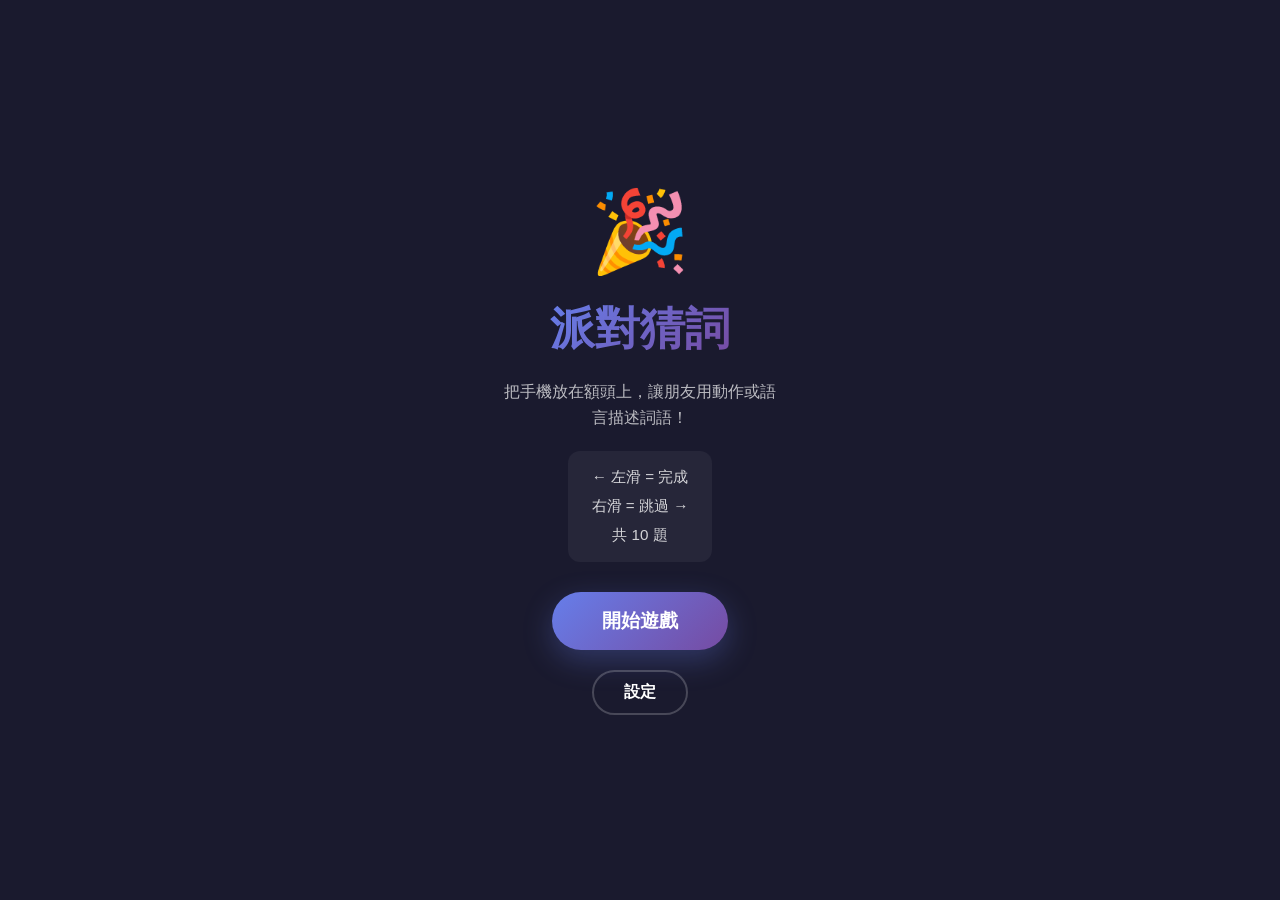
<file: index.html>
<!DOCTYPE html>
<html lang="zh-TW">
<head>
    <meta charset="UTF-8">
    <meta name="viewport" content="width=device-width, initial-scale=1.0">
    <title>派對猜詞遊戲</title>
    <link rel="stylesheet" href="style.css">
</head>
<body>
    <div id="app">
        <div id="cover-screen">
            <div class="cover-icon">🎉</div>
            <h1 class="cover-title">派對猜詞</h1>
            <p class="cover-desc">把手機放在額頭上，讓朋友用動作或語言描述詞語！</p>
            <div class="cover-rules">
                <div class="rule">← 左滑 = 完成</div>
                <div class="rule">右滑 = 跳過 →</div>
                <div class="rule">共 10 題</div>
            </div>
            <button id="start-btn">開始遊戲</button>
            <button id="settings-btn">設定</button>
        </div>

        <div id="settings-screen" class="hidden">
            <h2 class="settings-title">遊戲設定</h2>

            <div class="setting-group">
                <label class="setting-label">結束模式</label>
                <div class="toggle-group">
                    <button class="toggle-btn active" data-mode="rounds">題數限制</button>
                    <button class="toggle-btn" data-mode="time">時間限制</button>
                </div>
            </div>

            <div class="setting-group" id="rounds-setting">
                <label class="setting-label">題數</label>
                <div class="stepper">
                    <button class="stepper-btn" id="rounds-minus">-</button>
                    <span id="rounds-value">10</span>
                    <button class="stepper-btn" id="rounds-plus">+</button>
                </div>
            </div>

            <div class="setting-group hidden" id="time-setting">
                <label class="setting-label">時間（秒）</label>
                <div class="stepper">
                    <button class="stepper-btn" id="time-minus">-</button>
                    <span id="time-value">60</span>
                    <button class="stepper-btn" id="time-plus">+</button>
                </div>
            </div>

            <div class="setting-group">
                <label class="setting-label">詞語類別</label>
                <div class="category-grid">
                    <button class="category-btn active" data-category="action">動作</button>
                    <button class="category-btn active" data-category="animal">動物</button>
                    <button class="category-btn active" data-category="food">食物</button>
                    <button class="category-btn active" data-category="object">物品</button>
                    <button class="category-btn active" data-category="place">地點</button>
                    <button class="category-btn active" data-category="person">人物</button>
                </div>
            </div>

            <button id="settings-back-btn">確認</button>
        </div>

        <div id="game-screen" class="hidden">
            <div class="progress">
                <span id="progress-text">第 <span id="current-round">1</span> / <span id="total-display">10</span> 題</span>
                <span id="timer-display" class="hidden"></span>
            </div>
            <div id="card-container">
                <div id="card">
                    <div class="card-content">
                        <span id="word"></span>
                    </div>
                    <div class="card-hint">
                        <span class="hint-left">← 完成</span>
                        <span class="hint-right">跳過 →</span>
                    </div>
                </div>
            </div>
            <div class="instructions">左滑完成 / 右滑跳過</div>
        </div>

        <div id="result-screen" class="hidden">
            <h1>遊戲結束!</h1>
            <div id="result-list"></div>
            <button id="restart-btn">再玩一次</button>
        </div>
    </div>
    <script src="app.js"></script>
</body>
</html>
</file>
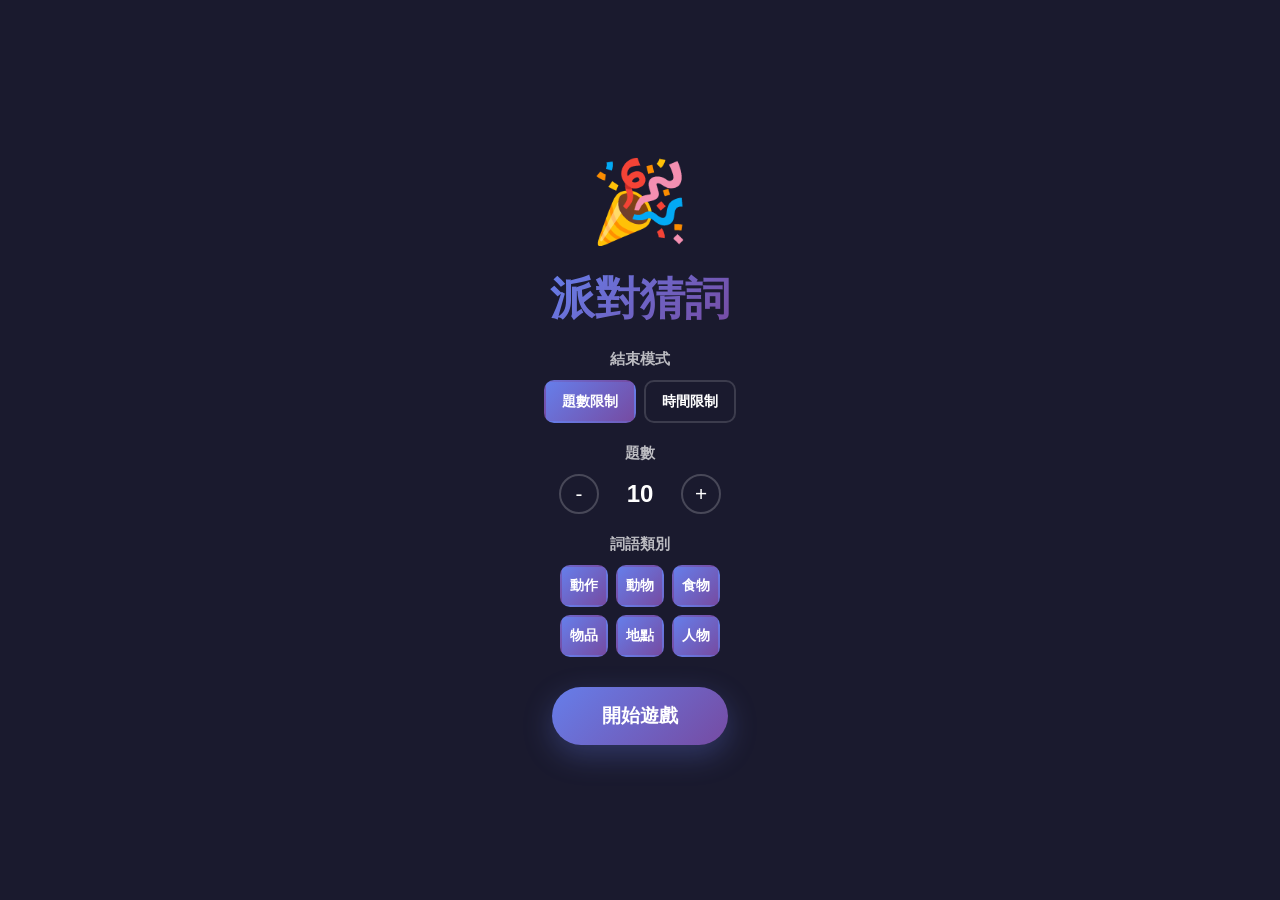
<file: public/index.html>
<!DOCTYPE html>
<html lang="zh-TW">
<head>
    <meta charset="UTF-8">
    <meta name="viewport" content="width=device-width, initial-scale=1.0">
    <title>派對猜詞遊戲</title>
    <link rel="stylesheet" href="style.css">
</head>
<body>
    <div id="app">
        <div id="cover-screen">
            <div class="cover-icon">🎉</div>
            <h1 class="cover-title">派對猜詞</h1>

            <div class="setting-group">
                <label class="setting-label">結束模式</label>
                <div class="toggle-group">
                    <button class="toggle-btn active" data-mode="rounds">題數限制</button>
                    <button class="toggle-btn" data-mode="time">時間限制</button>
                </div>
            </div>

            <div class="setting-group" id="rounds-setting">
                <label class="setting-label">題數</label>
                <div class="stepper">
                    <button class="stepper-btn" id="rounds-minus">-</button>
                    <span id="rounds-value">10</span>
                    <button class="stepper-btn" id="rounds-plus">+</button>
                </div>
            </div>

            <div class="setting-group hidden" id="time-setting">
                <label class="setting-label">時間（秒）</label>
                <div class="stepper">
                    <button class="stepper-btn" id="time-minus">-</button>
                    <span id="time-value">60</span>
                    <button class="stepper-btn" id="time-plus">+</button>
                </div>
            </div>

            <div class="setting-group">
                <label class="setting-label">詞語類別</label>
                <div class="category-grid">
                    <button class="category-btn active" data-category="action">動作</button>
                    <button class="category-btn active" data-category="animal">動物</button>
                    <button class="category-btn active" data-category="food">食物</button>
                    <button class="category-btn active" data-category="object">物品</button>
                    <button class="category-btn active" data-category="place">地點</button>
                    <button class="category-btn active" data-category="person">人物</button>
                </div>
            </div>

            <button id="start-btn">開始遊戲</button>
        </div>

        <div id="game-screen" class="hidden">
            <div class="progress">
                <span id="progress-text">第 <span id="current-round">1</span> / <span id="total-display">10</span> 題</span>
                <span id="timer-display" class="hidden"></span>
            </div>
            <div id="card-container">
                <div id="card">
                    <div class="card-content">
                        <span id="word"></span>
                        <span id="word-english"></span>
                    </div>
                    <div class="card-hint">
                        <span class="hint-left">← 完成</span>
                        <span class="hint-right">跳過 →</span>
                    </div>
                </div>
            </div>
            <div class="instructions">左滑完成 / 右滑跳過</div>
        </div>

        <div id="result-screen" class="hidden">
            <h1>遊戲結束!</h1>
            <div id="result-list"></div>
            <button id="restart-btn">再玩一次</button>
        </div>
    </div>
    <script src="app.js?v=2"></script>
</body>
</html>
</file>
<file: style.css>
* {
    margin: 0;
    padding: 0;
    box-sizing: border-box;
}

body {
    font-family: -apple-system, BlinkMacSystemFont, "Segoe UI", Roboto, sans-serif;
    background: #1a1a2e;
    min-height: 100vh;
    display: flex;
    align-items: center;
    justify-content: center;
    overflow: hidden;
    color: #fff;
}

#app {
    width: 100%;
    max-width: 400px;
    padding: 20px;
}

.hidden {
    display: none !important;
}

/* Cover Screen */
#cover-screen {
    display: flex;
    flex-direction: column;
    align-items: center;
    text-align: center;
    gap: 20px;
}

.cover-icon {
    font-size: 5rem;
    animation: bounce 2s ease-in-out infinite;
}

@keyframes bounce {
    0%, 100% { transform: translateY(0); }
    50% { transform: translateY(-10px); }
}

.cover-title {
    font-size: 2.8rem;
    font-weight: 800;
    background: linear-gradient(135deg, #667eea, #764ba2);
    -webkit-background-clip: text;
    -webkit-text-fill-color: transparent;
    background-clip: text;
}

.cover-desc {
    font-size: 1rem;
    opacity: 0.7;
    line-height: 1.6;
    max-width: 280px;
}

.cover-rules {
    display: flex;
    flex-direction: column;
    gap: 8px;
    background: rgba(255, 255, 255, 0.05);
    border-radius: 12px;
    padding: 16px 24px;
}

.cover-rules .rule {
    font-size: 0.95rem;
    opacity: 0.8;
}

#start-btn {
    background: linear-gradient(135deg, #667eea, #764ba2);
    border: none;
    color: #fff;
    font-size: 1.2rem;
    padding: 16px 50px;
    border-radius: 30px;
    cursor: pointer;
    font-weight: 700;
    margin-top: 10px;
    transition: transform 0.2s, box-shadow 0.2s;
    box-shadow: 0 10px 30px rgba(102, 126, 234, 0.3);
}

#start-btn:hover {
    transform: scale(1.05);
    box-shadow: 0 14px 40px rgba(102, 126, 234, 0.4);
}

/* Settings Button */
#settings-btn {
    background: transparent;
    border: 2px solid rgba(255, 255, 255, 0.2);
    color: #fff;
    font-size: 1rem;
    padding: 10px 30px;
    border-radius: 30px;
    cursor: pointer;
    font-weight: 600;
    transition: border-color 0.2s, background 0.2s;
}

#settings-btn:hover {
    border-color: rgba(255, 255, 255, 0.5);
    background: rgba(255, 255, 255, 0.05);
}

/* Settings Screen */
#settings-screen {
    display: flex;
    flex-direction: column;
    gap: 24px;
}

.settings-title {
    font-size: 1.8rem;
    text-align: center;
}

.setting-group {
    display: flex;
    flex-direction: column;
    gap: 10px;
}

.setting-label {
    font-size: 0.95rem;
    opacity: 0.7;
    font-weight: 600;
}

.toggle-group {
    display: flex;
    gap: 8px;
}

.toggle-btn {
    flex: 1;
    padding: 10px 16px;
    border: 2px solid rgba(255, 255, 255, 0.15);
    background: transparent;
    color: #fff;
    border-radius: 10px;
    cursor: pointer;
    font-size: 0.9rem;
    font-weight: 600;
    transition: all 0.2s;
}

.toggle-btn.active {
    background: linear-gradient(135deg, #667eea, #764ba2);
    border-color: transparent;
}

.stepper {
    display: flex;
    align-items: center;
    gap: 16px;
    justify-content: center;
}

.stepper-btn {
    width: 40px;
    height: 40px;
    border-radius: 50%;
    border: 2px solid rgba(255, 255, 255, 0.2);
    background: transparent;
    color: #fff;
    font-size: 1.3rem;
    cursor: pointer;
    display: flex;
    align-items: center;
    justify-content: center;
    transition: background 0.2s, border-color 0.2s;
}

.stepper-btn:hover {
    background: rgba(255, 255, 255, 0.1);
    border-color: rgba(255, 255, 255, 0.4);
}

.stepper span {
    font-size: 1.5rem;
    font-weight: 700;
    min-width: 50px;
    text-align: center;
}

.category-grid {
    display: grid;
    grid-template-columns: repeat(3, 1fr);
    gap: 8px;
}

.category-btn {
    padding: 10px 8px;
    border: 2px solid rgba(255, 255, 255, 0.15);
    background: transparent;
    color: #fff;
    border-radius: 10px;
    cursor: pointer;
    font-size: 0.85rem;
    font-weight: 600;
    transition: all 0.2s;
    opacity: 0.5;
}

.category-btn.active {
    background: linear-gradient(135deg, #667eea, #764ba2);
    border-color: transparent;
    opacity: 1;
}

#settings-back-btn {
    background: linear-gradient(135deg, #667eea, #764ba2);
    border: none;
    color: #fff;
    font-size: 1.1rem;
    padding: 14px 40px;
    border-radius: 30px;
    cursor: pointer;
    font-weight: 700;
    margin-top: 8px;
    transition: transform 0.2s;
}

#settings-back-btn:hover {
    transform: scale(1.05);
}

/* Game Screen */
#game-screen {
    display: flex;
    flex-direction: column;
    align-items: center;
    gap: 24px;
}

.progress {
    font-size: 1.2rem;
    opacity: 0.8;
}

#card-container {
    width: 300px;
    height: 400px;
    perspective: 1000px;
    position: relative;
}

#card {
    width: 100%;
    height: 100%;
    background: linear-gradient(135deg, #667eea, #764ba2);
    border-radius: 20px;
    display: flex;
    flex-direction: column;
    align-items: center;
    justify-content: center;
    box-shadow: 0 20px 60px rgba(0, 0, 0, 0.3);
    cursor: grab;
    user-select: none;
    position: absolute;
    transition: none;
    touch-action: none;
}

#card.animating {
    transition: transform 0.3s ease, opacity 0.3s ease;
}

#card.swipe-left {
    transform: translateX(-150%) rotate(-20deg);
    opacity: 0;
}

#card.swipe-right {
    transform: translateX(150%) rotate(20deg);
    opacity: 0;
}

.card-content {
    flex: 1;
    display: flex;
    align-items: center;
    justify-content: center;
    padding: 20px;
}

#word {
    font-size: 2.5rem;
    font-weight: bold;
    text-align: center;
}

.card-hint {
    display: flex;
    justify-content: space-between;
    width: 100%;
    padding: 20px 30px;
    font-size: 0.9rem;
    opacity: 0.6;
}

.instructions {
    font-size: 0.9rem;
    opacity: 0.5;
}

/* Result Screen */
#result-screen {
    text-align: center;
    max-height: 100vh;
    display: flex;
    flex-direction: column;
    padding: 20px 0;
}

#result-screen h1 {
    font-size: 2rem;
    margin-bottom: 24px;
    flex-shrink: 0;
}

#result-list {
    display: flex;
    flex-direction: column;
    gap: 12px;
    margin-bottom: 30px;
    overflow-y: auto;
    flex: 1;
    padding-right: 4px;
    scrollbar-width: none;
}

#result-list::-webkit-scrollbar {
    display: none;
}

.result-item {
    background: rgba(255, 255, 255, 0.1);
    border-radius: 12px;
    padding: 16px;
    display: flex;
    align-items: center;
    justify-content: space-between;
}

.result-item .result-word {
    font-size: 1.1rem;
    font-weight: 600;
}

.result-item .result-info {
    display: flex;
    align-items: center;
    gap: 12px;
    font-size: 0.85rem;
}

.result-item .result-time {
    opacity: 0.7;
}

.result-item .result-status {
    padding: 4px 10px;
    border-radius: 20px;
    font-size: 0.8rem;
    font-weight: 600;
}

.result-status.completed {
    background: #4caf50;
    color: #fff;
}

.result-status.skipped {
    background: #ff9800;
    color: #fff;
}

#restart-btn {
    background: linear-gradient(135deg, #667eea, #764ba2);
    border: none;
    color: #fff;
    font-size: 1.1rem;
    padding: 14px 40px;
    border-radius: 30px;
    cursor: pointer;
    font-weight: 600;
    transition: transform 0.2s;
}

#restart-btn:hover {
    transform: scale(1.05);
}
</file>
<file: public/style.css>
* {
    margin: 0;
    padding: 0;
    box-sizing: border-box;
}

body {
    font-family: -apple-system, BlinkMacSystemFont, "Segoe UI", Roboto, sans-serif;
    background: #1a1a2e;
    min-height: 100vh;
    display: flex;
    align-items: center;
    justify-content: center;
    overflow: hidden;
    color: #fff;
}

#app {
    width: 100%;
    max-width: 400px;
    padding: 20px;
}

.hidden {
    display: none !important;
}

/* Cover Screen */
#cover-screen {
    display: flex;
    flex-direction: column;
    align-items: center;
    text-align: center;
    gap: 20px;
}

.cover-icon {
    font-size: 5rem;
    animation: bounce 2s ease-in-out infinite;
}

@keyframes bounce {
    0%, 100% { transform: translateY(0); }
    50% { transform: translateY(-10px); }
}

.cover-title {
    font-size: 2.8rem;
    font-weight: 800;
    background: linear-gradient(135deg, #667eea, #764ba2);
    -webkit-background-clip: text;
    -webkit-text-fill-color: transparent;
    background-clip: text;
}

.cover-desc {
    font-size: 1rem;
    opacity: 0.7;
    line-height: 1.6;
    max-width: 280px;
}

.cover-rules {
    display: flex;
    flex-direction: column;
    gap: 8px;
    background: rgba(255, 255, 255, 0.05);
    border-radius: 12px;
    padding: 16px 24px;
}

.cover-rules .rule {
    font-size: 0.95rem;
    opacity: 0.8;
}

#start-btn {
    background: linear-gradient(135deg, #667eea, #764ba2);
    border: none;
    color: #fff;
    font-size: 1.2rem;
    padding: 16px 50px;
    border-radius: 30px;
    cursor: pointer;
    font-weight: 700;
    margin-top: 10px;
    transition: transform 0.2s, box-shadow 0.2s;
    box-shadow: 0 10px 30px rgba(102, 126, 234, 0.3);
}

#start-btn:hover {
    transform: scale(1.05);
    box-shadow: 0 14px 40px rgba(102, 126, 234, 0.4);
}

/* Settings Button */
#settings-btn {
    background: transparent;
    border: 2px solid rgba(255, 255, 255, 0.2);
    color: #fff;
    font-size: 1rem;
    padding: 10px 30px;
    border-radius: 30px;
    cursor: pointer;
    font-weight: 600;
    transition: border-color 0.2s, background 0.2s;
}

#settings-btn:hover {
    border-color: rgba(255, 255, 255, 0.5);
    background: rgba(255, 255, 255, 0.05);
}

/* Settings Screen */
#settings-screen {
    display: flex;
    flex-direction: column;
    gap: 24px;
}

.settings-title {
    font-size: 1.8rem;
    text-align: center;
}

.setting-group {
    display: flex;
    flex-direction: column;
    gap: 10px;
}

.setting-label {
    font-size: 0.95rem;
    opacity: 0.7;
    font-weight: 600;
}

.toggle-group {
    display: flex;
    gap: 8px;
}

.toggle-btn {
    flex: 1;
    padding: 10px 16px;
    border: 2px solid rgba(255, 255, 255, 0.15);
    background: transparent;
    color: #fff;
    border-radius: 10px;
    cursor: pointer;
    font-size: 0.9rem;
    font-weight: 600;
    transition: all 0.2s;
}

.toggle-btn.active {
    background: linear-gradient(135deg, #667eea, #764ba2);
    border-color: transparent;
}

.stepper {
    display: flex;
    align-items: center;
    gap: 16px;
    justify-content: center;
}

.stepper-btn {
    width: 40px;
    height: 40px;
    border-radius: 50%;
    border: 2px solid rgba(255, 255, 255, 0.2);
    background: transparent;
    color: #fff;
    font-size: 1.3rem;
    cursor: pointer;
    display: flex;
    align-items: center;
    justify-content: center;
    transition: background 0.2s, border-color 0.2s;
}

.stepper-btn:hover {
    background: rgba(255, 255, 255, 0.1);
    border-color: rgba(255, 255, 255, 0.4);
}

.stepper span {
    font-size: 1.5rem;
    font-weight: 700;
    min-width: 50px;
    text-align: center;
}

.category-grid {
    display: grid;
    grid-template-columns: repeat(3, 1fr);
    gap: 8px;
}

.category-btn {
    padding: 10px 8px;
    border: 2px solid rgba(255, 255, 255, 0.15);
    background: transparent;
    color: #fff;
    border-radius: 10px;
    cursor: pointer;
    font-size: 0.85rem;
    font-weight: 600;
    transition: all 0.2s;
    opacity: 0.5;
}

.category-btn.active {
    background: linear-gradient(135deg, #667eea, #764ba2);
    border-color: transparent;
    opacity: 1;
}

#settings-back-btn {
    background: linear-gradient(135deg, #667eea, #764ba2);
    border: none;
    color: #fff;
    font-size: 1.1rem;
    padding: 14px 40px;
    border-radius: 30px;
    cursor: pointer;
    font-weight: 700;
    margin-top: 8px;
    transition: transform 0.2s;
}

#settings-back-btn:hover {
    transform: scale(1.05);
}

/* Game Screen */
#game-screen {
    display: flex;
    flex-direction: column;
    align-items: center;
    gap: 24px;
}

.progress {
    font-size: 1.2rem;
    opacity: 0.8;
}

#card-container {
    width: 300px;
    height: 400px;
    perspective: 1000px;
    position: relative;
}

#card {
    width: 100%;
    height: 100%;
    background: linear-gradient(135deg, #667eea, #764ba2);
    border-radius: 20px;
    display: flex;
    flex-direction: column;
    align-items: center;
    justify-content: center;
    box-shadow: 0 20px 60px rgba(0, 0, 0, 0.3);
    cursor: grab;
    user-select: none;
    position: absolute;
    transition: none;
    touch-action: none;
}

#card.animating {
    transition: transform 0.3s ease, opacity 0.3s ease;
}

#card.swipe-left {
    transform: translateX(-150%) rotate(-20deg);
    opacity: 0;
}

#card.swipe-right {
    transform: translateX(150%) rotate(20deg);
    opacity: 0;
}

.card-content {
    flex: 1;
    display: flex;
    flex-direction: column;
    align-items: center;
    justify-content: center;
    padding: 20px;
    gap: 12px;
}

#word {
    font-size: 2.5rem;
    font-weight: bold;
    text-align: center;
}

#word-english {
    font-size: 1.2rem;
    opacity: 0.75;
    text-align: center;
    font-style: italic;
}

.card-hint {
    display: flex;
    justify-content: space-between;
    width: 100%;
    padding: 20px 30px;
    font-size: 0.9rem;
    opacity: 0.6;
}

.instructions {
    font-size: 0.9rem;
    opacity: 0.5;
}

/* Result Screen */
#result-screen {
    text-align: center;
    max-height: 100vh;
    display: flex;
    flex-direction: column;
    padding: 20px 0;
}

#result-screen h1 {
    font-size: 2rem;
    margin-bottom: 24px;
    flex-shrink: 0;
}

#result-list {
    display: flex;
    flex-direction: column;
    gap: 12px;
    margin-bottom: 30px;
    overflow-y: auto;
    flex: 1;
    padding-right: 4px;
    scrollbar-width: none;
}

#result-list::-webkit-scrollbar {
    display: none;
}

.result-item {
    background: rgba(255, 255, 255, 0.1);
    border-radius: 12px;
    padding: 16px;
    display: flex;
    align-items: center;
    justify-content: space-between;
}

.result-item .result-word {
    font-size: 1.1rem;
    font-weight: 600;
}

.result-item .result-info {
    display: flex;
    align-items: center;
    gap: 12px;
    font-size: 0.85rem;
}

.result-item .result-time {
    opacity: 0.7;
}

.result-item .result-status {
    padding: 4px 10px;
    border-radius: 20px;
    font-size: 0.8rem;
    font-weight: 600;
}

.result-status.completed {
    background: #4caf50;
    color: #fff;
}

.result-status.skipped {
    background: #ff9800;
    color: #fff;
}

#restart-btn {
    background: linear-gradient(135deg, #667eea, #764ba2);
    border: none;
    color: #fff;
    font-size: 1.1rem;
    padding: 14px 40px;
    border-radius: 30px;
    cursor: pointer;
    font-weight: 600;
    transition: transform 0.2s;
}

#restart-btn:hover {
    transform: scale(1.05);
}
</file>
